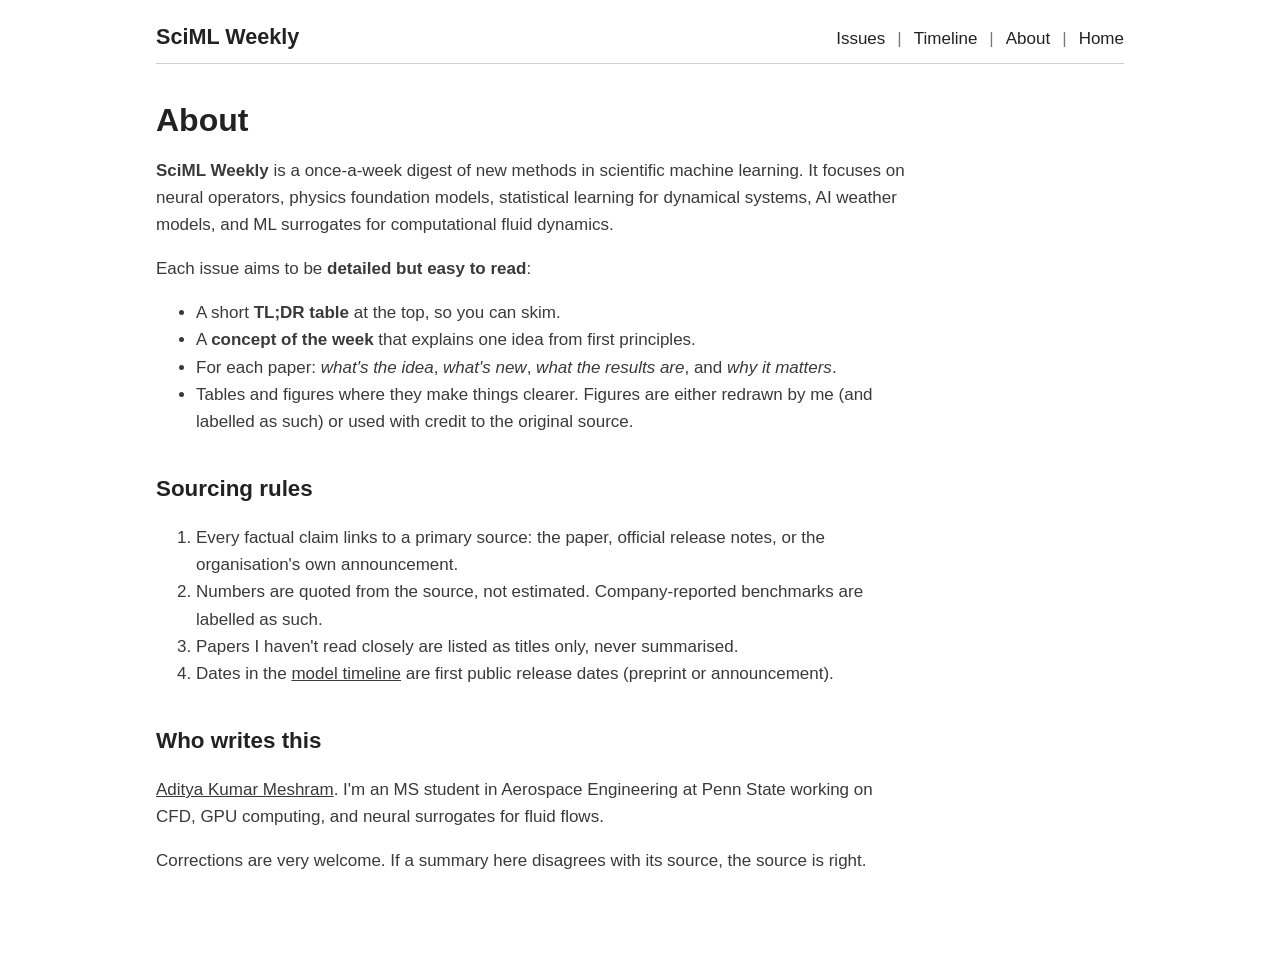
<file: docs/about.html>
<!DOCTYPE html>
<html lang="en">
<head>
<meta charset="UTF-8">
<meta name="viewport" content="width=device-width, initial-scale=1.0">
<title>About · SciML Weekly</title>
<meta name="description" content="A weekly digest of new research in scientific machine learning, statistical learning, and AI for fluid dynamics and physics. Each issue is written to be readable without a PhD in the subfield, and every claim links to its source.">
<link rel="alternate" type="application/rss+xml" title="SciML Weekly" href="feed.xml">
<link rel="stylesheet" href="style.css?v=e2f2374a">

</head>
<body>
<div class="wrap">
<header class="top">
  <a class="brand" href="index.html">SciML Weekly</a>
  <nav><a href="index.html">Issues</a><span class="sep">|</span><a href="releases.html">Timeline</a><span class="sep">|</span><a href="about.html">About</a><span class="sep">|</span><a href="https://meshram1.github.io/">Home</a></nav>
</header>
<main>
<article class="post"><div class="post-body"><h1 id="about">About</h1>
<p><strong>SciML Weekly</strong> is a once-a-week digest of new methods in scientific machine learning. It focuses on neural operators,
physics foundation models, statistical learning for dynamical systems, AI weather models, and ML surrogates for
computational fluid dynamics.</p>
<p>Each issue aims to be <strong>detailed but easy to read</strong>:</p>
<ul>
<li>A short <strong>TL;DR table</strong> at the top, so you can skim.</li>
<li>A <strong>concept of the week</strong> that explains one idea from first principles.</li>
<li>For each paper: <em>what's the idea</em>, <em>what's new</em>, <em>what the results are</em>, and <em>why it matters</em>.</li>
<li>Tables and figures where they make things clearer. Figures are either redrawn by me (and labelled as such) or used
  with credit to the original source.</li>
</ul>
<h2 id="sourcing-rules">Sourcing rules</h2>
<ol>
<li>Every factual claim links to a primary source: the paper, official release notes, or the organisation's own announcement.</li>
<li>Numbers are quoted from the source, not estimated. Company-reported benchmarks are labelled as such.</li>
<li>Papers I haven't read closely are listed as titles only, never summarised.</li>
<li>Dates in the <a href="releases.html">model timeline</a> are first public release dates (preprint or announcement).</li>
</ol>
<h2 id="who-writes-this">Who writes this</h2>
<p><a href="https://meshram1.github.io/">Aditya Kumar Meshram</a>. I'm an MS student in Aerospace Engineering at Penn State working on
CFD, GPU computing, and neural surrogates for fluid flows.</p>
<p>Corrections are very welcome. If a summary here disagrees with its source, the source is right.</p></div></article>
</main>
</div>
</body>
</html>
</file>
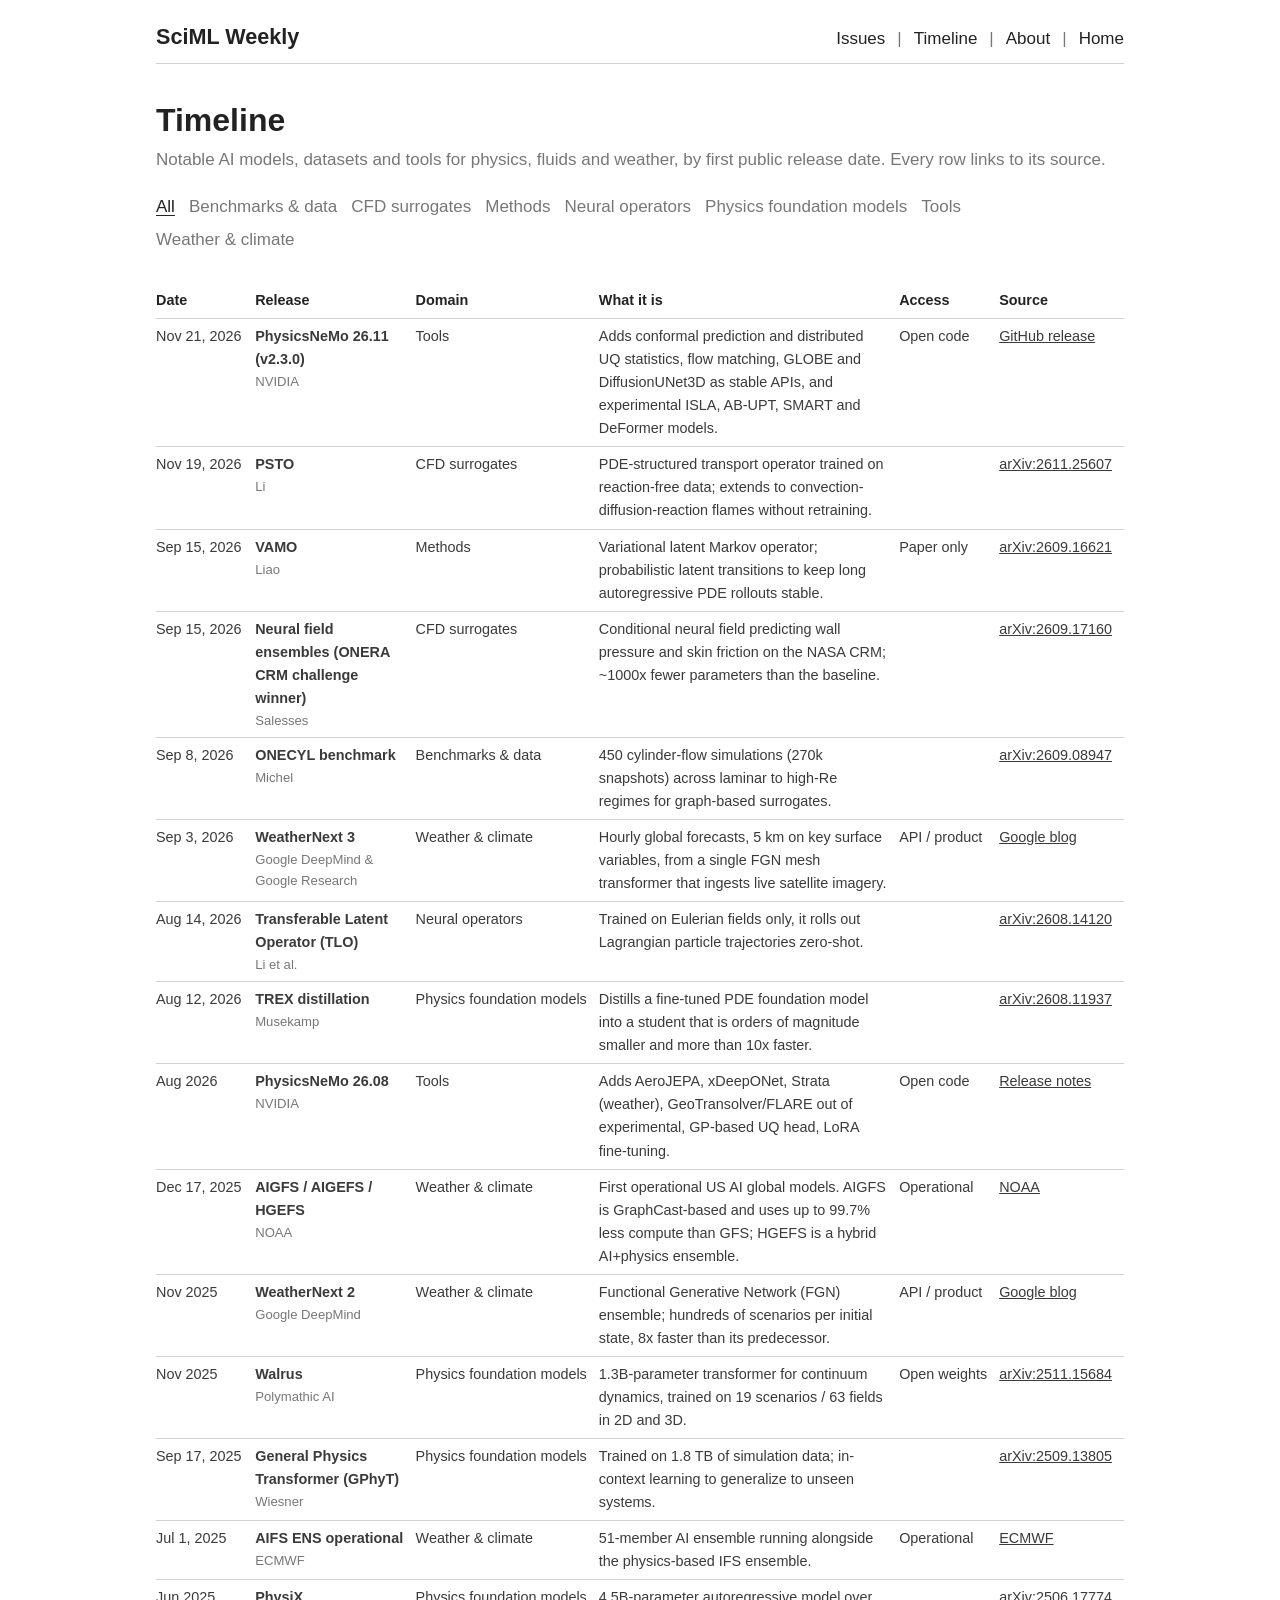
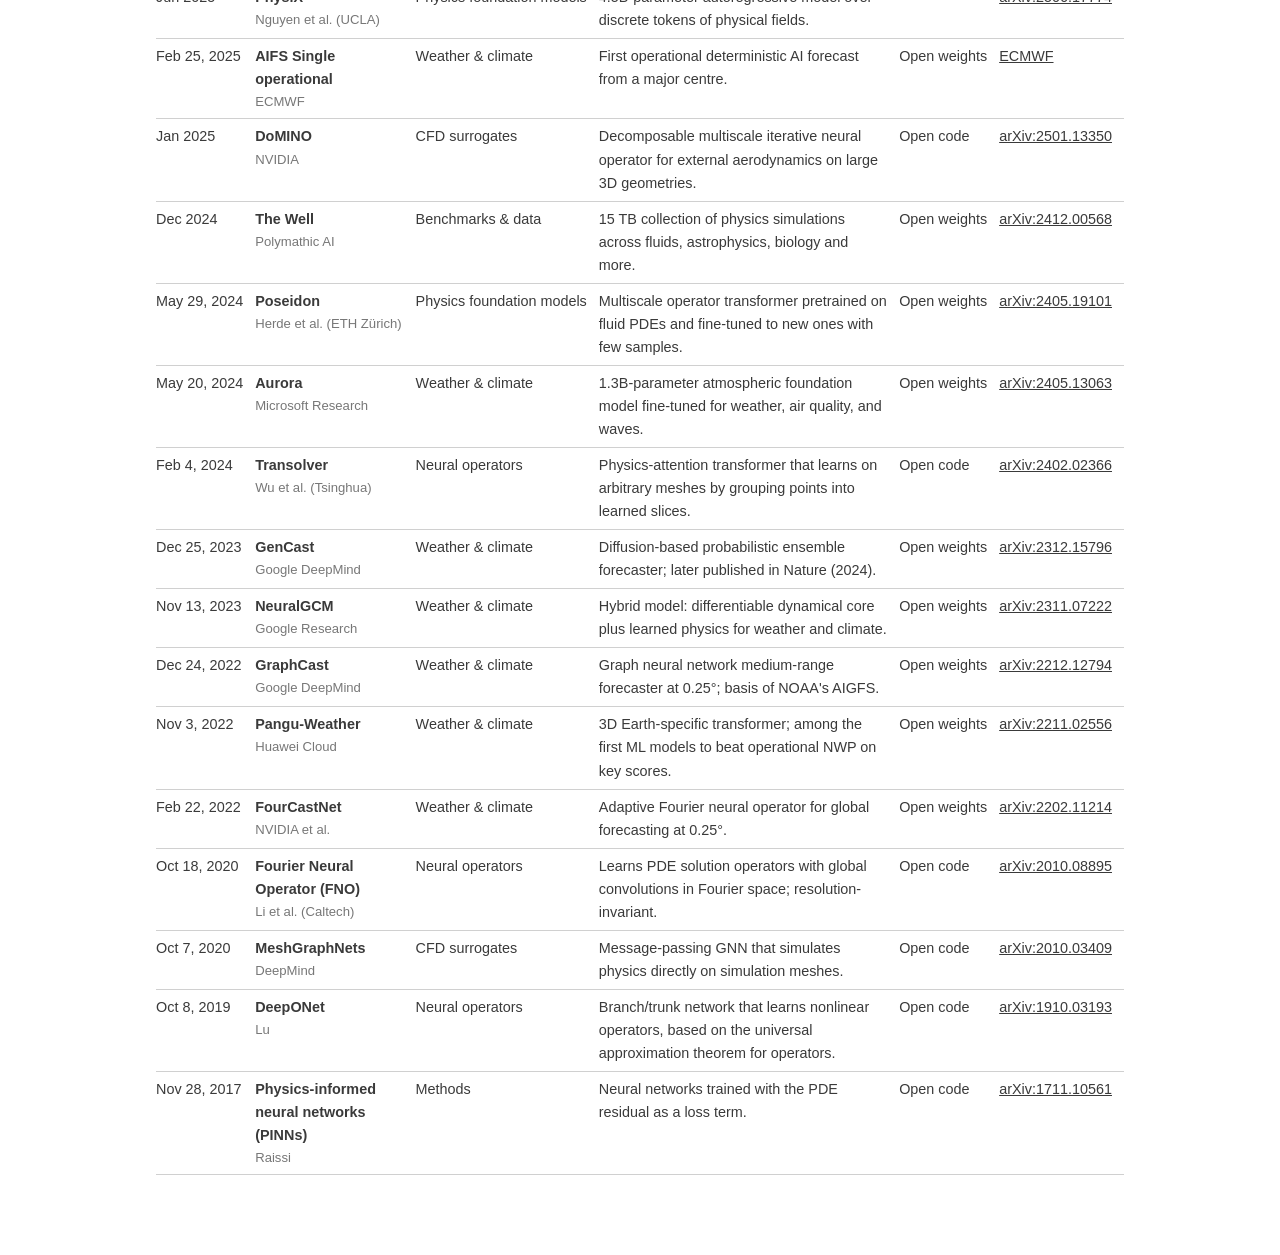
<file: docs/releases.html>
<!DOCTYPE html>
<html lang="en">
<head>
<meta charset="UTF-8">
<meta name="viewport" content="width=device-width, initial-scale=1.0">
<title>Model timeline · SciML Weekly</title>
<meta name="description" content="Dated timeline of AI models for physics, fluids and weather.">
<link rel="alternate" type="application/rss+xml" title="SciML Weekly" href="feed.xml">
<link rel="stylesheet" href="style.css?v=e2f2374a">

</head>
<body>
<div class="wrap">
<header class="top">
  <a class="brand" href="index.html">SciML Weekly</a>
  <nav><a href="index.html">Issues</a><span class="sep">|</span><a href="releases.html">Timeline</a><span class="sep">|</span><a href="about.html">About</a><span class="sep">|</span><a href="https://meshram1.github.io/">Home</a></nav>
</header>
<main>
<h1 class="page-title">Timeline</h1>
<p class="lede">Notable AI models, datasets and tools for physics, fluids and weather, by first public release date. Every row links to its source.</p>
<div class="chips" role="group" aria-label="Filter by domain"><button class="chip on" data-d="all">All</button><button class="chip" data-d="Benchmarks &amp; data">Benchmarks &amp; data</button><button class="chip" data-d="CFD surrogates">CFD surrogates</button><button class="chip" data-d="Methods">Methods</button><button class="chip" data-d="Neural operators">Neural operators</button><button class="chip" data-d="Physics foundation models">Physics foundation models</button><button class="chip" data-d="Tools">Tools</button><button class="chip" data-d="Weather &amp; climate">Weather &amp; climate</button></div>
<div class="table-wrap"><table class="releases">
<thead><tr><th>Date</th><th>Release</th><th>Domain</th><th>What it is</th><th>Access</th><th>Source</th></tr></thead>
<tbody><tr data-d="Tools">
<td class="nowrap"><time datetime="2026-11-21">Nov 21, 2026</time></td>
<td><strong>PhysicsNeMo 26.11 (v2.3.0)</strong><div class="sub">NVIDIA</div></td>
<td><span class="dom">Tools</span></td>
<td>Adds conformal prediction and distributed UQ statistics, flow matching, GLOBE and DiffusionUNet3D as stable APIs, and experimental ISLA, AB-UPT, SMART and DeFormer models.</td>
<td class="nowrap">Open code</td>
<td><a href="https://github.com/NVIDIA/physicsnemo/releases/tag/v2.3.0">GitHub release</a></td>
</tr><tr data-d="CFD surrogates">
<td class="nowrap"><time datetime="2026-11-19">Nov 19, 2026</time></td>
<td><strong>PSTO</strong><div class="sub">Li</div></td>
<td><span class="dom">CFD surrogates</span></td>
<td>PDE-structured transport operator trained on reaction-free data; extends to convection-diffusion-reaction flames without retraining.</td>
<td class="nowrap"></td>
<td><a href="https://arxiv.org/abs/2611.25607">arXiv:2611.25607</a></td>
</tr><tr data-d="Methods">
<td class="nowrap"><time datetime="2026-09-15">Sep 15, 2026</time></td>
<td><strong>VAMO</strong><div class="sub">Liao</div></td>
<td><span class="dom">Methods</span></td>
<td>Variational latent Markov operator; probabilistic latent transitions to keep long autoregressive PDE rollouts stable.</td>
<td class="nowrap">Paper only</td>
<td><a href="https://arxiv.org/abs/2609.16621">arXiv:2609.16621</a></td>
</tr><tr data-d="CFD surrogates">
<td class="nowrap"><time datetime="2026-09-15">Sep 15, 2026</time></td>
<td><strong>Neural field ensembles (ONERA CRM challenge winner)</strong><div class="sub">Salesses</div></td>
<td><span class="dom">CFD surrogates</span></td>
<td>Conditional neural field predicting wall pressure and skin friction on the NASA CRM; ~1000x fewer parameters than the baseline.</td>
<td class="nowrap"></td>
<td><a href="https://arxiv.org/abs/2609.17160">arXiv:2609.17160</a></td>
</tr><tr data-d="Benchmarks &amp; data">
<td class="nowrap"><time datetime="2026-09-08">Sep 8, 2026</time></td>
<td><strong>ONECYL benchmark</strong><div class="sub">Michel</div></td>
<td><span class="dom">Benchmarks &amp; data</span></td>
<td>450 cylinder-flow simulations (270k snapshots) across laminar to high-Re regimes for graph-based surrogates.</td>
<td class="nowrap"></td>
<td><a href="https://arxiv.org/abs/2609.08947">arXiv:2609.08947</a></td>
</tr><tr data-d="Weather &amp; climate">
<td class="nowrap"><time datetime="2026-09-03">Sep 3, 2026</time></td>
<td><strong>WeatherNext 3</strong><div class="sub">Google DeepMind &amp; Google Research</div></td>
<td><span class="dom">Weather &amp; climate</span></td>
<td>Hourly global forecasts, 5 km on key surface variables, from a single FGN mesh transformer that ingests live satellite imagery.</td>
<td class="nowrap">API / product</td>
<td><a href="https://blog.google/innovation-and-ai/models-and-research/google-deepmind/introducing-weathernext-3/">Google blog</a></td>
</tr><tr data-d="Neural operators">
<td class="nowrap"><time datetime="2026-08-14">Aug 14, 2026</time></td>
<td><strong>Transferable Latent Operator (TLO)</strong><div class="sub">Li et al.</div></td>
<td><span class="dom">Neural operators</span></td>
<td>Trained on Eulerian fields only, it rolls out Lagrangian particle trajectories zero-shot.</td>
<td class="nowrap"></td>
<td><a href="https://arxiv.org/abs/2608.14120">arXiv:2608.14120</a></td>
</tr><tr data-d="Physics foundation models">
<td class="nowrap"><time datetime="2026-08-12">Aug 12, 2026</time></td>
<td><strong>TREX distillation</strong><div class="sub">Musekamp</div></td>
<td><span class="dom">Physics foundation models</span></td>
<td>Distills a fine-tuned PDE foundation model into a student that is orders of magnitude smaller and more than 10x faster.</td>
<td class="nowrap"></td>
<td><a href="https://arxiv.org/abs/2608.11937">arXiv:2608.11937</a></td>
</tr><tr data-d="Tools">
<td class="nowrap"><time datetime="2026-08">Aug 2026</time></td>
<td><strong>PhysicsNeMo 26.08</strong><div class="sub">NVIDIA</div></td>
<td><span class="dom">Tools</span></td>
<td>Adds AeroJEPA, xDeepONet, Strata (weather), GeoTransolver/FLARE out of experimental, GP-based UQ head, LoRA fine-tuning.</td>
<td class="nowrap">Open code</td>
<td><a href="https://docs.nvidia.com/physicsnemo/latest/release-notes/index.html">Release notes</a></td>
</tr><tr data-d="Weather &amp; climate">
<td class="nowrap"><time datetime="2025-12-17">Dec 17, 2025</time></td>
<td><strong>AIGFS / AIGEFS / HGEFS</strong><div class="sub">NOAA</div></td>
<td><span class="dom">Weather &amp; climate</span></td>
<td>First operational US AI global models. AIGFS is GraphCast-based and uses up to 99.7% less compute than GFS; HGEFS is a hybrid AI+physics ensemble.</td>
<td class="nowrap">Operational</td>
<td><a href="https://www.noaa.gov/news-release/noaa-deploys-new-generation-of-ai-driven-global-weather-models">NOAA</a></td>
</tr><tr data-d="Weather &amp; climate">
<td class="nowrap"><time datetime="2025-11">Nov 2025</time></td>
<td><strong>WeatherNext 2</strong><div class="sub">Google DeepMind</div></td>
<td><span class="dom">Weather &amp; climate</span></td>
<td>Functional Generative Network (FGN) ensemble; hundreds of scenarios per initial state, 8x faster than its predecessor.</td>
<td class="nowrap">API / product</td>
<td><a href="https://blog.google/innovation-and-ai/models-and-research/google-deepmind/weathernext-2/">Google blog</a></td>
</tr><tr data-d="Physics foundation models">
<td class="nowrap"><time datetime="2025-11">Nov 2025</time></td>
<td><strong>Walrus</strong><div class="sub">Polymathic AI</div></td>
<td><span class="dom">Physics foundation models</span></td>
<td>1.3B-parameter transformer for continuum dynamics, trained on 19 scenarios / 63 fields in 2D and 3D.</td>
<td class="nowrap">Open weights</td>
<td><a href="https://arxiv.org/abs/2511.15684">arXiv:2511.15684</a></td>
</tr><tr data-d="Physics foundation models">
<td class="nowrap"><time datetime="2025-09-17">Sep 17, 2025</time></td>
<td><strong>General Physics Transformer (GPhyT)</strong><div class="sub">Wiesner</div></td>
<td><span class="dom">Physics foundation models</span></td>
<td>Trained on 1.8 TB of simulation data; in-context learning to generalize to unseen systems.</td>
<td class="nowrap"></td>
<td><a href="https://arxiv.org/abs/2509.13805">arXiv:2509.13805</a></td>
</tr><tr data-d="Weather &amp; climate">
<td class="nowrap"><time datetime="2025-07-01">Jul 1, 2025</time></td>
<td><strong>AIFS ENS operational</strong><div class="sub">ECMWF</div></td>
<td><span class="dom">Weather &amp; climate</span></td>
<td>51-member AI ensemble running alongside the physics-based IFS ensemble.</td>
<td class="nowrap">Operational</td>
<td><a href="https://www.ecmwf.int/en/newsletter/185/earth-system-science/aifs-ens-becomes-operational">ECMWF</a></td>
</tr><tr data-d="Physics foundation models">
<td class="nowrap"><time datetime="2025-06">Jun 2025</time></td>
<td><strong>PhysiX</strong><div class="sub">Nguyen et al. (UCLA)</div></td>
<td><span class="dom">Physics foundation models</span></td>
<td>4.5B-parameter autoregressive model over discrete tokens of physical fields.</td>
<td class="nowrap"></td>
<td><a href="https://arxiv.org/abs/2506.17774">arXiv:2506.17774</a></td>
</tr><tr data-d="Weather &amp; climate">
<td class="nowrap"><time datetime="2025-02-25">Feb 25, 2025</time></td>
<td><strong>AIFS Single operational</strong><div class="sub">ECMWF</div></td>
<td><span class="dom">Weather &amp; climate</span></td>
<td>First operational deterministic AI forecast from a major centre.</td>
<td class="nowrap">Open weights</td>
<td><a href="https://www.ecmwf.int/en/about/media-centre/news/2025/ecmwfs-ai-forecasts-become-operational">ECMWF</a></td>
</tr><tr data-d="CFD surrogates">
<td class="nowrap"><time datetime="2025-01">Jan 2025</time></td>
<td><strong>DoMINO</strong><div class="sub">NVIDIA</div></td>
<td><span class="dom">CFD surrogates</span></td>
<td>Decomposable multiscale iterative neural operator for external aerodynamics on large 3D geometries.</td>
<td class="nowrap">Open code</td>
<td><a href="https://arxiv.org/abs/2501.13350">arXiv:2501.13350</a></td>
</tr><tr data-d="Benchmarks &amp; data">
<td class="nowrap"><time datetime="2024-12">Dec 2024</time></td>
<td><strong>The Well</strong><div class="sub">Polymathic AI</div></td>
<td><span class="dom">Benchmarks &amp; data</span></td>
<td>15 TB collection of physics simulations across fluids, astrophysics, biology and more.</td>
<td class="nowrap">Open weights</td>
<td><a href="https://arxiv.org/abs/2412.00568">arXiv:2412.00568</a></td>
</tr><tr data-d="Physics foundation models">
<td class="nowrap"><time datetime="2024-05-29">May 29, 2024</time></td>
<td><strong>Poseidon</strong><div class="sub">Herde et al. (ETH Zürich)</div></td>
<td><span class="dom">Physics foundation models</span></td>
<td>Multiscale operator transformer pretrained on fluid PDEs and fine-tuned to new ones with few samples.</td>
<td class="nowrap">Open weights</td>
<td><a href="https://arxiv.org/abs/2405.19101">arXiv:2405.19101</a></td>
</tr><tr data-d="Weather &amp; climate">
<td class="nowrap"><time datetime="2024-05-20">May 20, 2024</time></td>
<td><strong>Aurora</strong><div class="sub">Microsoft Research</div></td>
<td><span class="dom">Weather &amp; climate</span></td>
<td>1.3B-parameter atmospheric foundation model fine-tuned for weather, air quality, and waves.</td>
<td class="nowrap">Open weights</td>
<td><a href="https://arxiv.org/abs/2405.13063">arXiv:2405.13063</a></td>
</tr><tr data-d="Neural operators">
<td class="nowrap"><time datetime="2024-02-04">Feb 4, 2024</time></td>
<td><strong>Transolver</strong><div class="sub">Wu et al. (Tsinghua)</div></td>
<td><span class="dom">Neural operators</span></td>
<td>Physics-attention transformer that learns on arbitrary meshes by grouping points into learned slices.</td>
<td class="nowrap">Open code</td>
<td><a href="https://arxiv.org/abs/2402.02366">arXiv:2402.02366</a></td>
</tr><tr data-d="Weather &amp; climate">
<td class="nowrap"><time datetime="2023-12-25">Dec 25, 2023</time></td>
<td><strong>GenCast</strong><div class="sub">Google DeepMind</div></td>
<td><span class="dom">Weather &amp; climate</span></td>
<td>Diffusion-based probabilistic ensemble forecaster; later published in Nature (2024).</td>
<td class="nowrap">Open weights</td>
<td><a href="https://arxiv.org/abs/2312.15796">arXiv:2312.15796</a></td>
</tr><tr data-d="Weather &amp; climate">
<td class="nowrap"><time datetime="2023-11-13">Nov 13, 2023</time></td>
<td><strong>NeuralGCM</strong><div class="sub">Google Research</div></td>
<td><span class="dom">Weather &amp; climate</span></td>
<td>Hybrid model: differentiable dynamical core plus learned physics for weather and climate.</td>
<td class="nowrap">Open weights</td>
<td><a href="https://arxiv.org/abs/2311.07222">arXiv:2311.07222</a></td>
</tr><tr data-d="Weather &amp; climate">
<td class="nowrap"><time datetime="2022-12-24">Dec 24, 2022</time></td>
<td><strong>GraphCast</strong><div class="sub">Google DeepMind</div></td>
<td><span class="dom">Weather &amp; climate</span></td>
<td>Graph neural network medium-range forecaster at 0.25°; basis of NOAA&#x27;s AIGFS.</td>
<td class="nowrap">Open weights</td>
<td><a href="https://arxiv.org/abs/2212.12794">arXiv:2212.12794</a></td>
</tr><tr data-d="Weather &amp; climate">
<td class="nowrap"><time datetime="2022-11-03">Nov 3, 2022</time></td>
<td><strong>Pangu-Weather</strong><div class="sub">Huawei Cloud</div></td>
<td><span class="dom">Weather &amp; climate</span></td>
<td>3D Earth-specific transformer; among the first ML models to beat operational NWP on key scores.</td>
<td class="nowrap">Open weights</td>
<td><a href="https://arxiv.org/abs/2211.02556">arXiv:2211.02556</a></td>
</tr><tr data-d="Weather &amp; climate">
<td class="nowrap"><time datetime="2022-02-22">Feb 22, 2022</time></td>
<td><strong>FourCastNet</strong><div class="sub">NVIDIA et al.</div></td>
<td><span class="dom">Weather &amp; climate</span></td>
<td>Adaptive Fourier neural operator for global forecasting at 0.25°.</td>
<td class="nowrap">Open weights</td>
<td><a href="https://arxiv.org/abs/2202.11214">arXiv:2202.11214</a></td>
</tr><tr data-d="Neural operators">
<td class="nowrap"><time datetime="2020-10-18">Oct 18, 2020</time></td>
<td><strong>Fourier Neural Operator (FNO)</strong><div class="sub">Li et al. (Caltech)</div></td>
<td><span class="dom">Neural operators</span></td>
<td>Learns PDE solution operators with global convolutions in Fourier space; resolution-invariant.</td>
<td class="nowrap">Open code</td>
<td><a href="https://arxiv.org/abs/2010.08895">arXiv:2010.08895</a></td>
</tr><tr data-d="CFD surrogates">
<td class="nowrap"><time datetime="2020-10-07">Oct 7, 2020</time></td>
<td><strong>MeshGraphNets</strong><div class="sub">DeepMind</div></td>
<td><span class="dom">CFD surrogates</span></td>
<td>Message-passing GNN that simulates physics directly on simulation meshes.</td>
<td class="nowrap">Open code</td>
<td><a href="https://arxiv.org/abs/2010.03409">arXiv:2010.03409</a></td>
</tr><tr data-d="Neural operators">
<td class="nowrap"><time datetime="2019-10-08">Oct 8, 2019</time></td>
<td><strong>DeepONet</strong><div class="sub">Lu</div></td>
<td><span class="dom">Neural operators</span></td>
<td>Branch/trunk network that learns nonlinear operators, based on the universal approximation theorem for operators.</td>
<td class="nowrap">Open code</td>
<td><a href="https://arxiv.org/abs/1910.03193">arXiv:1910.03193</a></td>
</tr><tr data-d="Methods">
<td class="nowrap"><time datetime="2017-11-28">Nov 28, 2017</time></td>
<td><strong>Physics-informed neural networks (PINNs)</strong><div class="sub">Raissi</div></td>
<td><span class="dom">Methods</span></td>
<td>Neural networks trained with the PDE residual as a loss term.</td>
<td class="nowrap">Open code</td>
<td><a href="https://arxiv.org/abs/1711.10561">arXiv:1711.10561</a></td>
</tr></tbody></table></div>
<script>
document.querySelectorAll('.chip').forEach(function(b){b.onclick=function(){
  document.querySelectorAll('.chip').forEach(function(c){c.classList.toggle('on',c===b)});
  document.querySelectorAll('.releases tbody tr').forEach(function(tr){
    tr.hidden=!(b.dataset.d==='all'||tr.dataset.d===b.dataset.d)});
}});
</script>
</main>
</div>
</body>
</html>
</file>
<file: docs/style.css>
/* Matches meshram1.github.io/site.css */
:root {
  --text: #3a3a3a;
  --muted: #777;
  --rule: #d0d0d0;
  --code-bg: #f5f5f5;
}

* { box-sizing: border-box; }

html { -webkit-text-size-adjust: 100%; }

body {
  margin: 0;
  background: #fff;
  color: var(--text);
  font-family: -apple-system, BlinkMacSystemFont, "Helvetica Neue", Arial, sans-serif;
  font-size: 17px;
  line-height: 1.6;
}

.wrap {
  max-width: 1000px;
  margin: 0 auto;
  padding: 20px 16px 64px;
}

a { color: inherit; }

/* header */
.top {
  display: flex;
  justify-content: space-between;
  align-items: baseline;
  gap: 8px 24px;
  flex-wrap: wrap;
  padding-bottom: 8px;
  border-bottom: 1px solid var(--rule);
  margin-bottom: 36px;
}
.brand {
  font-size: 1.35rem;
  font-weight: 700;
  color: #222;
  text-decoration: none;
}
.top nav a { text-decoration: none; color: #222; }
.top nav a:hover { color: var(--muted); }
.top .sep { color: var(--muted); margin: 0 12px; }

/* home */
.tagline {
  font-size: 2.1rem;
  font-weight: 700;
  color: #222;
  margin: 0 0 20px;
}
.posts { list-style: none; margin: 0; padding: 0; }
.posts li {
  display: flex;
  justify-content: space-between;
  gap: 16px;
  padding: 12px 0;
  border-bottom: 1px dotted #888;
}
.posts a { color: #222; text-decoration: none; }
.posts a:hover { color: var(--muted); }
.posts .date { color: var(--muted); white-space: nowrap; }

/* about / timeline headings */
.page-title { color: #222; font-size: 2rem; line-height: 1.25; margin: 0 0 6px; }
.lede { color: var(--muted); margin: 0 0 20px; }

/* posts */
.post { max-width: 760px; }
.post h1 { color: #222; font-size: 2rem; line-height: 1.25; margin: 0 0 6px; }
.post .meta { color: var(--muted); margin: 0 0 28px; }
.post h2 { color: #222; font-size: 1.4rem; margin: 36px 0 10px; }
.post h3 { color: #222; font-size: 1.15rem; margin: 28px 0 8px; }
.post img, .post svg.fig { max-width: 100%; height: auto; display: block; margin: 16px 0; }
.post figure { margin: 24px 0; }
.post figcaption { color: var(--muted); font-size: 0.85rem; line-height: 1.5; }
.post hr { border: 0; border-top: 1px solid var(--rule); margin: 32px 0; }
.post blockquote {
  margin: 16px 0;
  padding: 2px 16px;
  border-left: 3px solid var(--rule);
  color: var(--muted);
}
.post pre {
  background: var(--code-bg);
  padding: 12px 14px;
  overflow-x: auto;
  font-size: 0.82rem;
  line-height: 1.45;
}
.post code { font-family: ui-monospace, Menlo, Consolas, monospace; font-size: 0.88em; }
.post pre code { font-size: inherit; }
.post table, .releases {
  border-collapse: collapse;
  margin: 16px 0;
  font-size: 0.9rem;
}
.post table { display: block; overflow-x: auto; }
.post th, .post td, .releases th, .releases td {
  border-bottom: 1px solid var(--rule);
  padding: 6px 12px 6px 0;
  text-align: left;
  vertical-align: top;
}
.post th, .releases th { color: #222; }

/* TL;DR and other callouts: <div class="box" markdown> */
.box { margin: 0 0 8px; }
.box-title { color: #222; font-weight: 700; }

/* citations (Markdown footnotes) */
.footnote { color: var(--muted); font-size: 0.85rem; line-height: 1.5; margin-top: 40px; }
.footnote hr { margin: 0 0 12px; }
.footnote::before { content: "Sources"; display: block; color: #222; font-weight: 700; margin-bottom: 6px; }
.footnote li { margin-bottom: 4px; word-break: break-word; }
sup a.footnote-ref { text-decoration: none; }
sup a.footnote-ref::before { content: "["; }
sup a.footnote-ref::after { content: "]"; }

.post-nav {
  display: flex;
  justify-content: space-between;
  gap: 16px;
  margin-top: 40px;
  padding-top: 12px;
  border-top: 1px solid var(--rule);
}
.post-nav a { text-decoration: none; color: #222; }
.post-nav a:hover { color: var(--muted); }

/* timeline */
.table-wrap { overflow-x: auto; }
.releases { width: 100%; }
.releases .sub { color: var(--muted); font-size: 0.82rem; }
.releases .nowrap { white-space: nowrap; }
.dom { white-space: nowrap; }
.chips { margin: 0 0 8px; }
.chip {
  font: inherit;
  background: none;
  border: 0;
  padding: 0;
  margin: 0 14px 6px 0;
  color: var(--muted);
  cursor: pointer;
}
.chip:hover { color: #222; }
.chip.on { color: #222; text-decoration: underline; text-underline-offset: 3px; }

@media (max-width: 600px) {
  body { font-size: 16px; }
  .tagline { font-size: 1.6rem; }
  .posts li { flex-direction: column; gap: 2px; }
}
</file>
